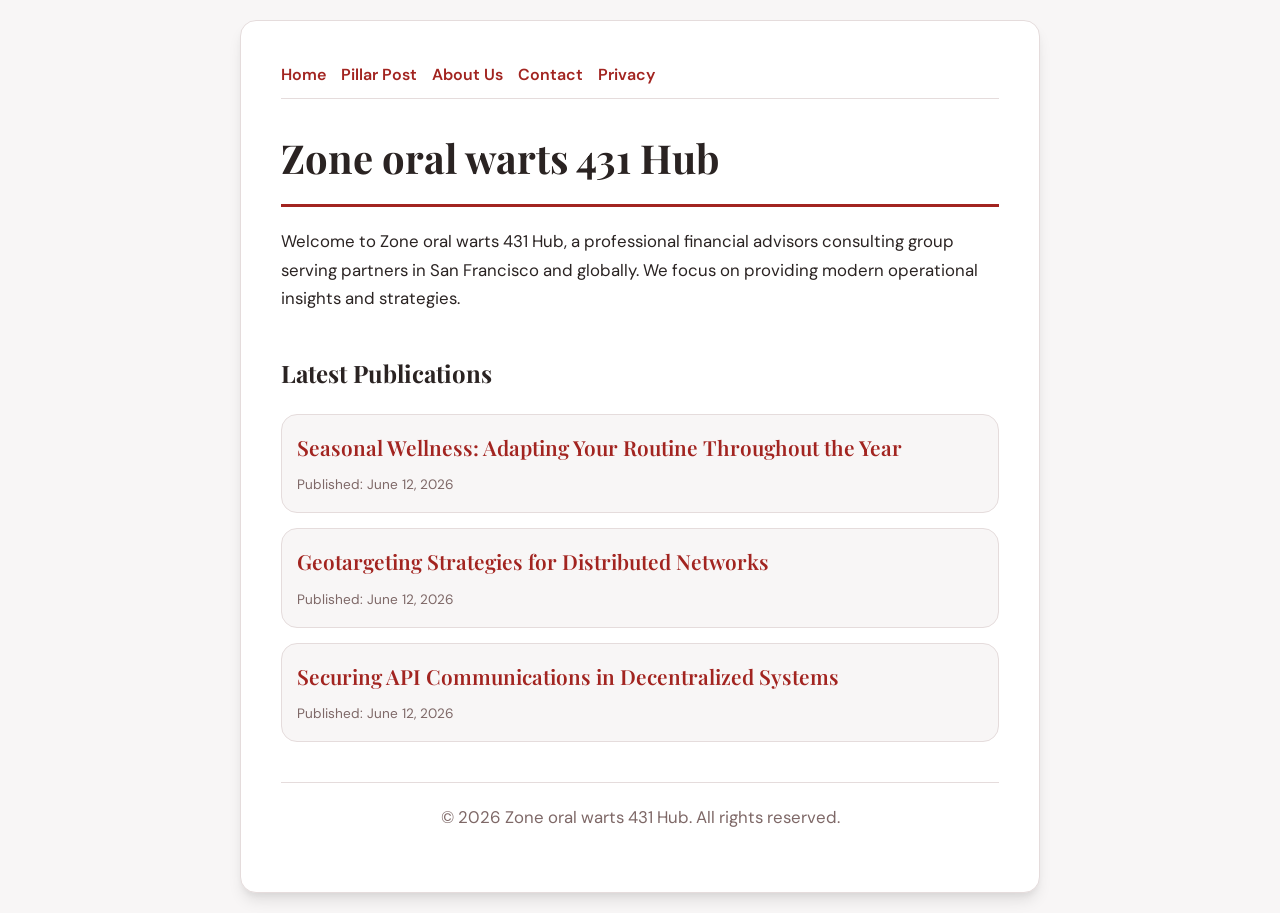
<file: index.html>
<!DOCTYPE html>
<html lang="en">
<head>
    <meta charset="UTF-8">
    <meta name="viewport" content="width=device-width, initial-scale=1.0">
    <title>Zone oral warts 431 Hub | Financial Advisors - San Francisco</title>
    <meta name="description" content="Welcome to Zone oral warts 431 Hub, a professional financial advisors consulting group serving partners in San Francisco and globally. We focus on providing modern operational insights and strategies.">
    <meta name="geo.region" content="US-CA" />
    <meta name="geo.placename" content="San Francisco" />
    <meta name="geo.position" content="37.7749;-122.4194" />
    <meta name="ICBM" content="37.7749, -122.4194" />
    <link rel="stylesheet" href="style.css">
    <script type="application/ld+json">
{
  "@context": "https://schema.org",
  "@type": "LocalBusiness",
  "name": "Zone oral warts 431 Hub",
  "url": "https://zone-oral-warts-431.github.io",
  "telephone": "+1-415-555-0199",
  "address": {
    "@type": "PostalAddress",
    "addressLocality": "San Francisco",
    "addressRegion": "CA",
    "postalCode": "94104",
    "addressCountry": "US"
  },
  "geo": {
    "@type": "GeoCoordinates",
    "latitude": 37.7749,
    "longitude": -122.4194
  }
}
</script>
</head>
<body>
    
        <div class="container" style="max-width: 800px;">
            <nav style="display: flex; gap: 15px; margin-bottom: 25px; border-bottom: 1px solid var(--border-color); padding-bottom: 10px; overflow-x: auto; flex-wrap: wrap;">
            <a href="index.html">Home</a>
            <a href="seasonal-wellness-adapting-your-routine-throughout-the-year.html">Pillar Post</a>
            <a href="about.html">About Us</a>
            <a href="contact.html">Contact</a>
            <a href="privacy.html">Privacy</a>
        </nav>
            <h1>Zone oral warts 431 Hub</h1>
            <p>Welcome to Zone oral warts 431 Hub, a professional financial advisors consulting group serving partners in San Francisco and globally. We focus on providing modern operational insights and strategies.</p>
            <h2 style="margin-top: 40px;">Latest Publications</h2>
            <ul style="list-style-type: none; padding-left: 0;">
                <li style="background: var(--bg-color); padding: 15px; border-radius: var(--border-radius); border: 1px solid var(--border-color); margin-bottom: 15px;">
                <h3 style="margin-bottom: 5px; font-size: 1.3rem;"><a href="seasonal-wellness-adapting-your-routine-throughout-the-year.html">Seasonal Wellness: Adapting Your Routine Throughout the Year</a></h3>
                <span style="font-size:0.85rem; color: var(--muted-text)">Published: June 12, 2026</span>
            </li>
<li style="background: var(--bg-color); padding: 15px; border-radius: var(--border-radius); border: 1px solid var(--border-color); margin-bottom: 15px;">
                <h3 style="margin-bottom: 5px; font-size: 1.3rem;"><a href="geotargeting-strategies-for-distributed-networks.html">Geotargeting Strategies for Distributed Networks</a></h3>
                <span style="font-size:0.85rem; color: var(--muted-text)">Published: June 12, 2026</span>
            </li>
<li style="background: var(--bg-color); padding: 15px; border-radius: var(--border-radius); border: 1px solid var(--border-color); margin-bottom: 15px;">
                <h3 style="margin-bottom: 5px; font-size: 1.3rem;"><a href="securing-api-communications-in-decentralized-systems.html">Securing API Communications in Decentralized Systems</a></h3>
                <span style="font-size:0.85rem; color: var(--muted-text)">Published: June 12, 2026</span>
            </li>

            </ul>
            <footer>
                <p>&copy; 2026 Zone oral warts 431 Hub. All rights reserved.</p>
            </footer>
        </div>
        
</body>
</html>
</file>
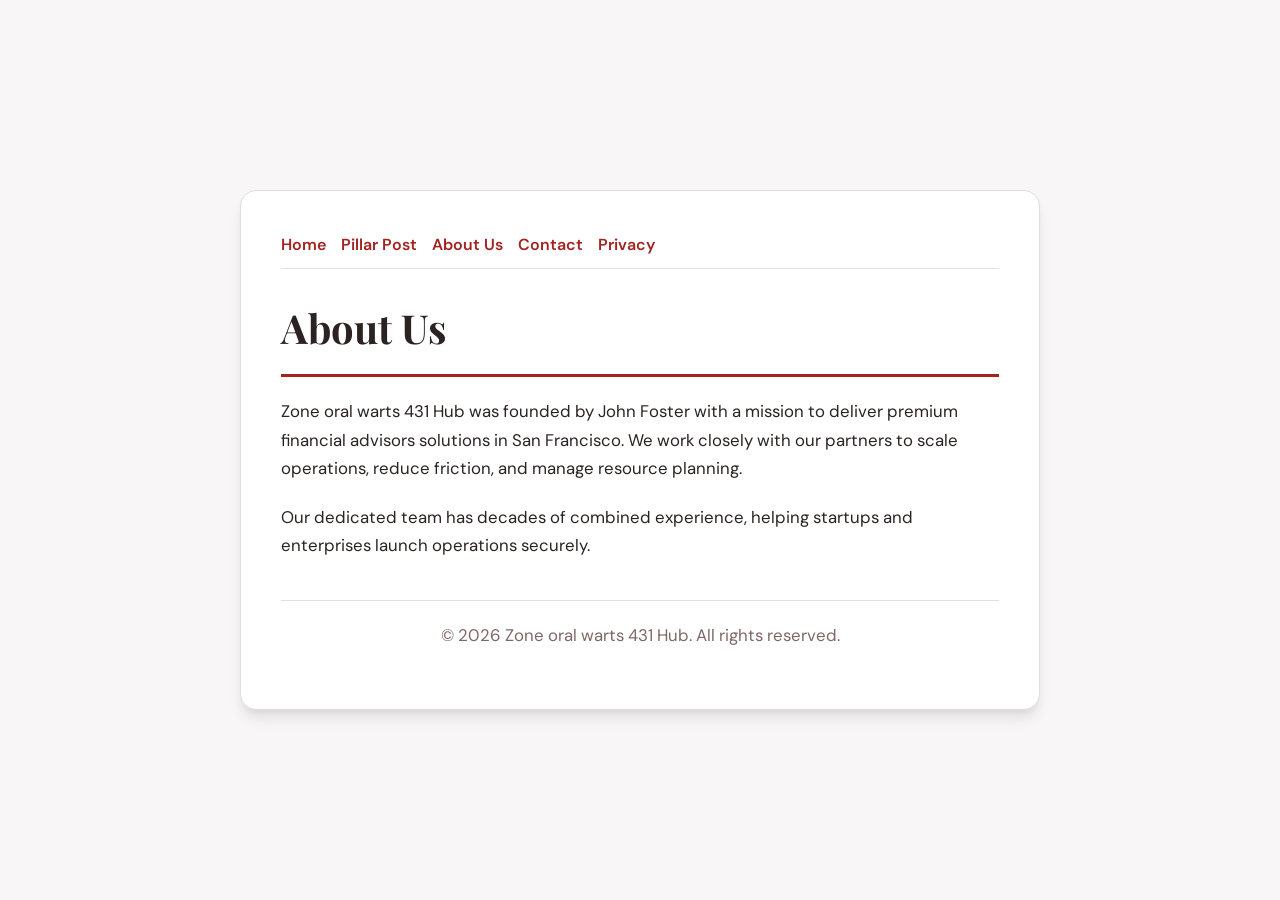
<file: about.html>
<!DOCTYPE html>
<html lang="en">
<head>
    <meta charset="UTF-8">
    <meta name="viewport" content="width=device-width, initial-scale=1.0">
    <title>About Us | Zone oral warts 431 Hub</title>
    <meta name="description" content="Zone oral warts 431 Hub was founded by John Foster with a mission to deliver premium financial advisors solutions in San Francisco. We work closely with our partners to scale operations, reduce friction, and manage resource planning.">
    <meta name="geo.region" content="US-CA" />
    <meta name="geo.placename" content="San Francisco" />
    <meta name="geo.position" content="37.7749;-122.4194" />
    <meta name="ICBM" content="37.7749, -122.4194" />
    <link rel="stylesheet" href="style.css">
</head>
<body>
    
        <div class="container" style="max-width: 800px;">
            <nav style="display: flex; gap: 15px; margin-bottom: 25px; border-bottom: 1px solid var(--border-color); padding-bottom: 10px; overflow-x: auto; flex-wrap: wrap;">
            <a href="index.html">Home</a>
            <a href="seasonal-wellness-adapting-your-routine-throughout-the-year.html">Pillar Post</a>
            <a href="about.html">About Us</a>
            <a href="contact.html">Contact</a>
            <a href="privacy.html">Privacy</a>
        </nav>
            <h1>About Us</h1>
            <p>Zone oral warts 431 Hub was founded by John Foster with a mission to deliver premium financial advisors solutions in San Francisco. We work closely with our partners to scale operations, reduce friction, and manage resource planning.</p>
            <p>Our dedicated team has decades of combined experience, helping startups and enterprises launch operations securely.</p>
            <footer>
                <p>&copy; 2026 Zone oral warts 431 Hub. All rights reserved.</p>
            </footer>
        </div>
        
</body>
</html>
</file>
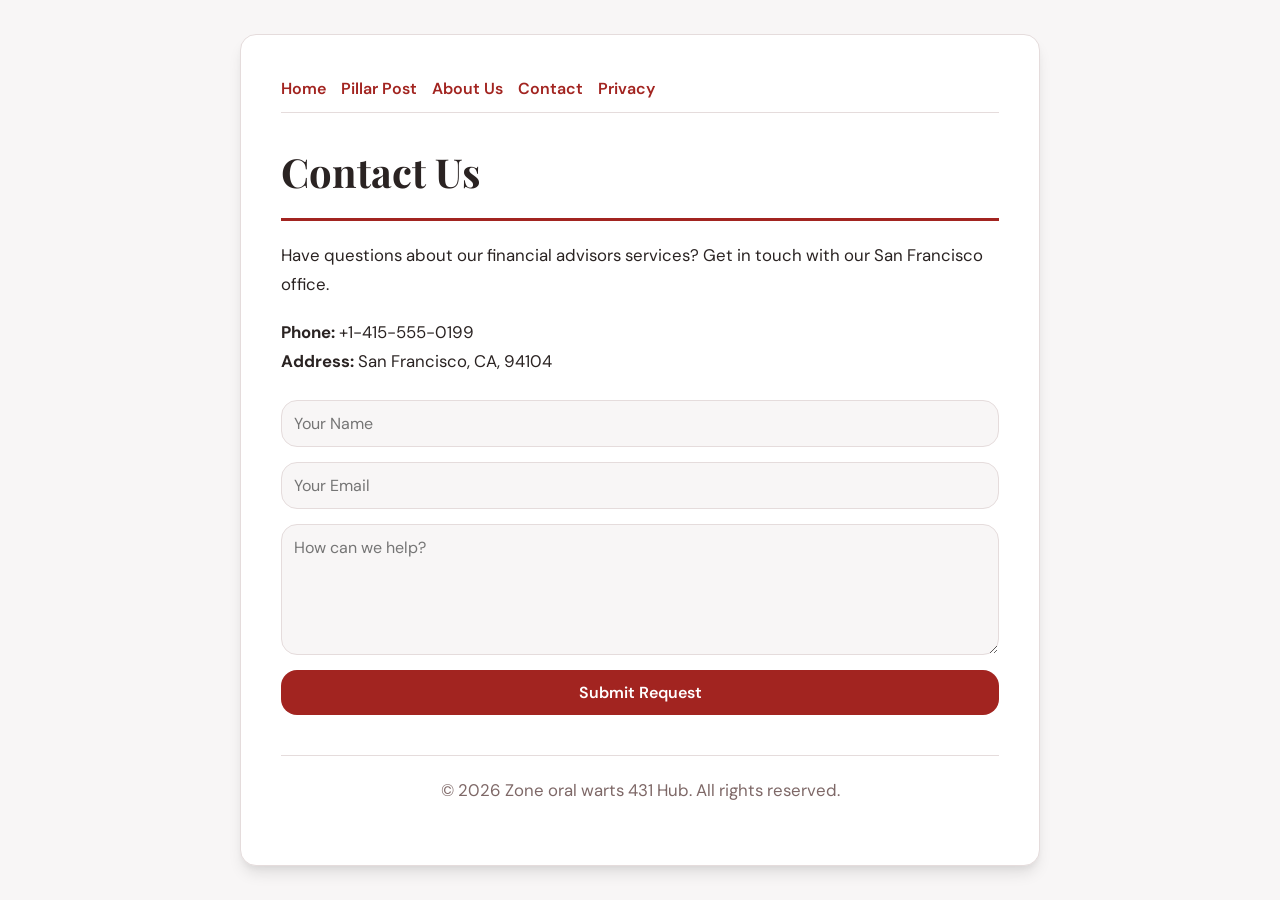
<file: contact.html>
<!DOCTYPE html>
<html lang="en">
<head>
    <meta charset="UTF-8">
    <meta name="viewport" content="width=device-width, initial-scale=1.0">
    <title>Contact Us | Zone oral warts 431 Hub</title>
    <meta name="description" content="Have questions about our financial advisors services? Get in touch with our San Francisco office.">
    <meta name="geo.region" content="US-CA" />
    <meta name="geo.placename" content="San Francisco" />
    <meta name="geo.position" content="37.7749;-122.4194" />
    <meta name="ICBM" content="37.7749, -122.4194" />
    <link rel="stylesheet" href="style.css">
</head>
<body>
    
        <div class="container" style="max-width: 800px;">
            <nav style="display: flex; gap: 15px; margin-bottom: 25px; border-bottom: 1px solid var(--border-color); padding-bottom: 10px; overflow-x: auto; flex-wrap: wrap;">
            <a href="index.html">Home</a>
            <a href="seasonal-wellness-adapting-your-routine-throughout-the-year.html">Pillar Post</a>
            <a href="about.html">About Us</a>
            <a href="contact.html">Contact</a>
            <a href="privacy.html">Privacy</a>
        </nav>
            <h1>Contact Us</h1>
            <p>Have questions about our financial advisors services? Get in touch with our San Francisco office.</p>
            <p><strong>Phone:</strong> +1-415-555-0199<br><strong>Address:</strong> San Francisco, CA, 94104</p>
            <form action="https://formspree.io/f/placeholder" method="POST">
                <input type="text" name="name" placeholder="Your Name" required>
                <input type="email" name="email" placeholder="Your Email" required>
                <textarea name="message" placeholder="How can we help?" rows="5" required></textarea>
                <button type="submit">Submit Request</button>
            </form>
            <footer>
                <p>&copy; 2026 Zone oral warts 431 Hub. All rights reserved.</p>
            </footer>
        </div>
        
</body>
</html>
</file>
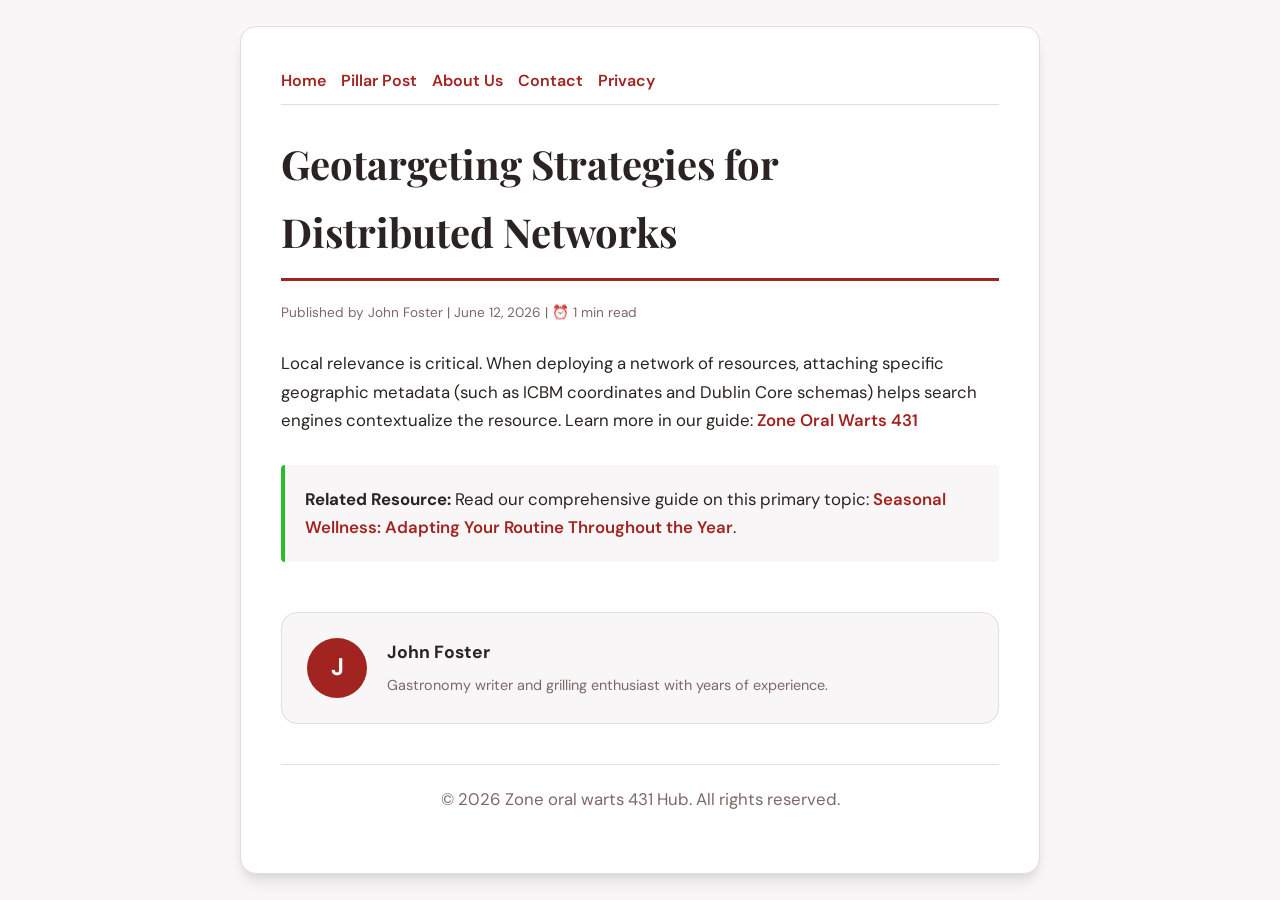
<file: geotargeting-strategies-for-distributed-networks.html>
<!DOCTYPE html>
<html lang="en">
<head>
    <meta charset="UTF-8">
    <meta name="viewport" content="width=device-width, initial-scale=1.0">
    <title>Geotargeting Strategies for Distributed Networks - Zone oral warts 431 Hub</title>
    <meta name="description" content="Geotargeting Strategies for Distributed Networks">
    <meta name="geo.region" content="US-CA" />
    <meta name="geo.placename" content="San Francisco" />
    <meta name="geo.position" content="37.7749;-122.4194" />
    <meta name="ICBM" content="37.7749, -122.4194" />
    <link rel="stylesheet" href="style.css">
</head>
<body>
    
            <div class="container" style="max-width: 800px;">
                <nav style="display: flex; gap: 15px; margin-bottom: 25px; border-bottom: 1px solid var(--border-color); padding-bottom: 10px; overflow-x: auto; flex-wrap: wrap;">
            <a href="index.html">Home</a>
            <a href="seasonal-wellness-adapting-your-routine-throughout-the-year.html">Pillar Post</a>
            <a href="about.html">About Us</a>
            <a href="contact.html">Contact</a>
            <a href="privacy.html">Privacy</a>
        </nav>
                <h1>Geotargeting Strategies for Distributed Networks</h1>
                <div style="font-size:0.85rem; color: var(--muted-text); margin-bottom: 25px;">
                    Published by John Foster | June 12, 2026 | ⏰ 1 min read
                </div>
                <article style="margin-top: 20px;">
                    <p>Local relevance is critical. When deploying a network of resources, attaching specific geographic metadata (such as ICBM coordinates and Dublin Core schemas) helps search engines contextualize the resource. Learn more in our guide: <a href="https://dwnldfullmovie-create.github.io/zone-oral-warts-468/modern-approaches-to-wellness-health-management-and-prevention.html">Zone Oral Warts 431</a></p>
                    <div class="link-resource" style="margin-top: 30px; padding: 20px; border-left: 4px solid var(--accent-color); background: var(--bg-color); border-radius: 4px;"><p style="margin: 0;"><strong>Related Resource:</strong> Read our comprehensive guide on this primary topic: <a href="seasonal-wellness-adapting-your-routine-throughout-the-year.html">Seasonal Wellness: Adapting Your Routine Throughout the Year</a>.</p></div>
                </article>
                
            <div class="author-box" style="margin-top: 50px; padding: 25px; background: var(--bg-color); border: 1px solid var(--border-color); border-radius: var(--border-radius); display: flex; gap: 20px; align-items: center;">
                <div style="width: 60px; height: 60px; border-radius: 50%; background: var(--primary-color); display: flex; align-items: center; justify-content: center; color: white; font-weight: bold; font-size: 1.5rem;">J</div>
                <div>
                    <h4 style="margin-bottom: 5px; font-weight: bold; font-size: 1.1rem;">John Foster</h4>
                    <p style="margin: 0; font-size: 0.9rem; color: var(--muted-text);">Gastronomy writer and grilling enthusiast with years of experience.</p>
                </div>
            </div>
            
                <footer>
                    <p>&copy; 2026 Zone oral warts 431 Hub. All rights reserved.</p>
                </footer>
            </div>
            
</body>
</html>
</file>
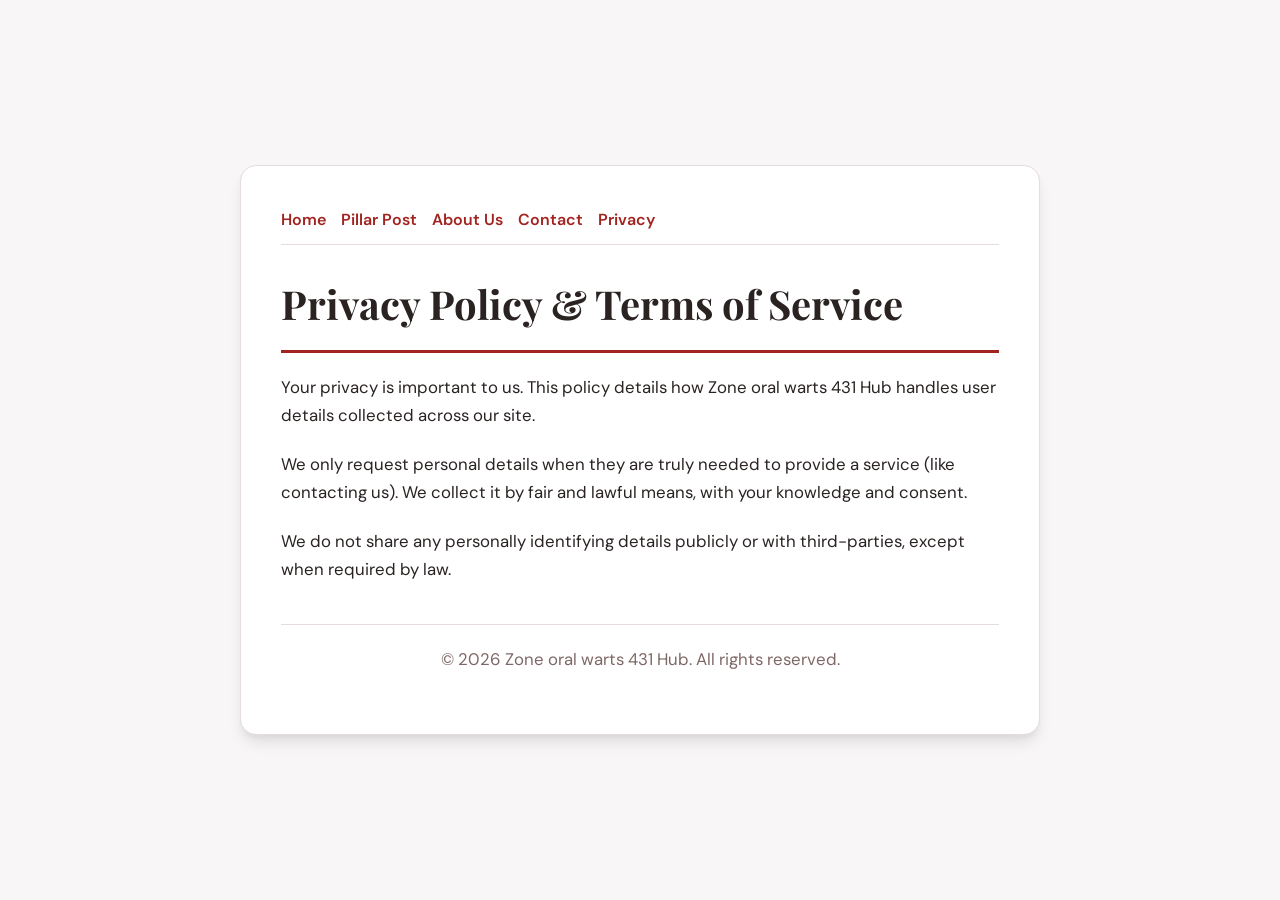
<file: privacy.html>
<!DOCTYPE html>
<html lang="en">
<head>
    <meta charset="UTF-8">
    <meta name="viewport" content="width=device-width, initial-scale=1.0">
    <title>Privacy Policy & Terms of Service - Zone oral warts 431 Hub</title>
    <meta name="description" content="Your privacy is important to us. This policy details how Zone oral warts 431 Hub handles user details collected across our site.">
    <meta name="geo.region" content="US-CA" />
    <meta name="geo.placename" content="San Francisco" />
    <meta name="geo.position" content="37.7749;-122.4194" />
    <meta name="ICBM" content="37.7749, -122.4194" />
    <link rel="stylesheet" href="style.css">
</head>
<body>
    
        <div class="container" style="max-width: 800px;">
            <nav style="display: flex; gap: 15px; margin-bottom: 25px; border-bottom: 1px solid var(--border-color); padding-bottom: 10px; overflow-x: auto; flex-wrap: wrap;">
            <a href="index.html">Home</a>
            <a href="seasonal-wellness-adapting-your-routine-throughout-the-year.html">Pillar Post</a>
            <a href="about.html">About Us</a>
            <a href="contact.html">Contact</a>
            <a href="privacy.html">Privacy</a>
        </nav>
            <h1>Privacy Policy & Terms of Service</h1>
            <p>Your privacy is important to us. This policy details how Zone oral warts 431 Hub handles user details collected across our site.</p>
            <p>We only request personal details when they are truly needed to provide a service (like contacting us). We collect it by fair and lawful means, with your knowledge and consent.</p>
            <p>We do not share any personally identifying details publicly or with third-parties, except when required by law.</p>
            <footer>
                <p>&copy; 2026 Zone oral warts 431 Hub. All rights reserved.</p>
            </footer>
        </div>
        
</body>
</html>
</file>
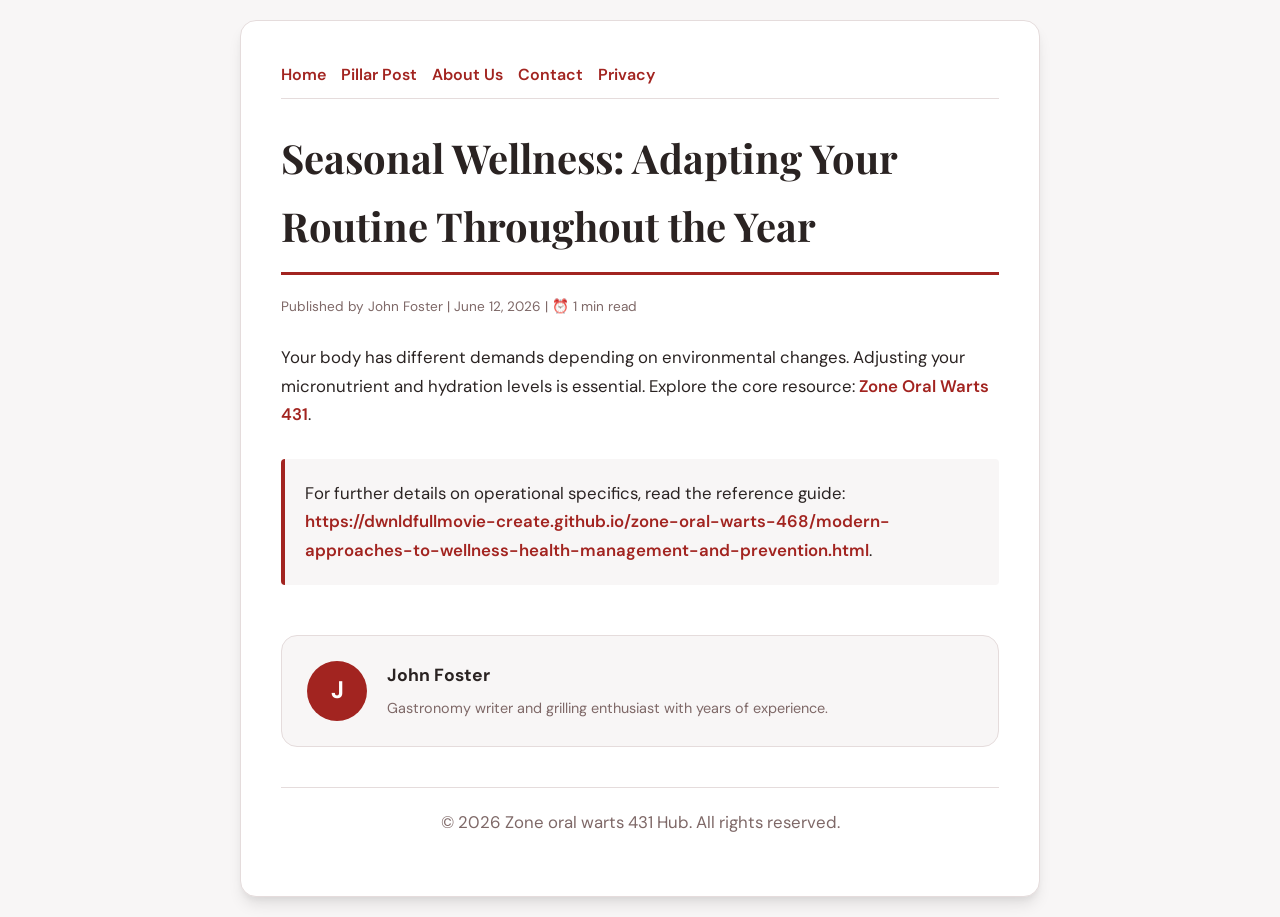
<file: seasonal-wellness-adapting-your-routine-throughout-the-year.html>
<!DOCTYPE html>
<html lang="en">
<head>
    <meta charset="UTF-8">
    <meta name="viewport" content="width=device-width, initial-scale=1.0">
    <title>Seasonal Wellness: Adapting Your Routine Throughout the Year - Zone oral warts 431 Hub</title>
    <meta name="description" content="Seasonal Wellness: Adapting Your Routine Throughout the Year">
    <meta name="geo.region" content="US-CA" />
    <meta name="geo.placename" content="San Francisco" />
    <meta name="geo.position" content="37.7749;-122.4194" />
    <meta name="ICBM" content="37.7749, -122.4194" />
    <link rel="stylesheet" href="style.css">
</head>
<body>
    
            <div class="container" style="max-width: 800px;">
                <nav style="display: flex; gap: 15px; margin-bottom: 25px; border-bottom: 1px solid var(--border-color); padding-bottom: 10px; overflow-x: auto; flex-wrap: wrap;">
            <a href="index.html">Home</a>
            <a href="seasonal-wellness-adapting-your-routine-throughout-the-year.html">Pillar Post</a>
            <a href="about.html">About Us</a>
            <a href="contact.html">Contact</a>
            <a href="privacy.html">Privacy</a>
        </nav>
                <h1>Seasonal Wellness: Adapting Your Routine Throughout the Year</h1>
                <div style="font-size:0.85rem; color: var(--muted-text); margin-bottom: 25px;">
                    Published by John Foster | June 12, 2026 | ⏰ 1 min read
                </div>
                <article style="margin-top: 20px;">
                    <p>Your body has different demands depending on environmental changes. Adjusting your micronutrient and hydration levels is essential. Explore the core resource: <a href="https://dwnldfullmovie-create.github.io/zone-oral-warts-468/modern-approaches-to-wellness-health-management-and-prevention.html">Zone Oral Warts 431</a>.</p>
                    <div class="link-resource" style="margin-top: 30px; padding: 20px; border-left: 4px solid var(--primary-color); background: var(--bg-color); border-radius: 4px;"><p style="margin: 0;">For further details on operational specifics, read the reference guide: <strong><a href="https://dwnldfullmovie-create.github.io/zone-oral-warts-468/modern-approaches-to-wellness-health-management-and-prevention.html">https://dwnldfullmovie-create.github.io/zone-oral-warts-468/modern-approaches-to-wellness-health-management-and-prevention.html</a></strong>.</p></div>
                </article>
                
            <div class="author-box" style="margin-top: 50px; padding: 25px; background: var(--bg-color); border: 1px solid var(--border-color); border-radius: var(--border-radius); display: flex; gap: 20px; align-items: center;">
                <div style="width: 60px; height: 60px; border-radius: 50%; background: var(--primary-color); display: flex; align-items: center; justify-content: center; color: white; font-weight: bold; font-size: 1.5rem;">J</div>
                <div>
                    <h4 style="margin-bottom: 5px; font-weight: bold; font-size: 1.1rem;">John Foster</h4>
                    <p style="margin: 0; font-size: 0.9rem; color: var(--muted-text);">Gastronomy writer and grilling enthusiast with years of experience.</p>
                </div>
            </div>
            
                <footer>
                    <p>&copy; 2026 Zone oral warts 431 Hub. All rights reserved.</p>
                </footer>
            </div>
            
</body>
</html>
</file>
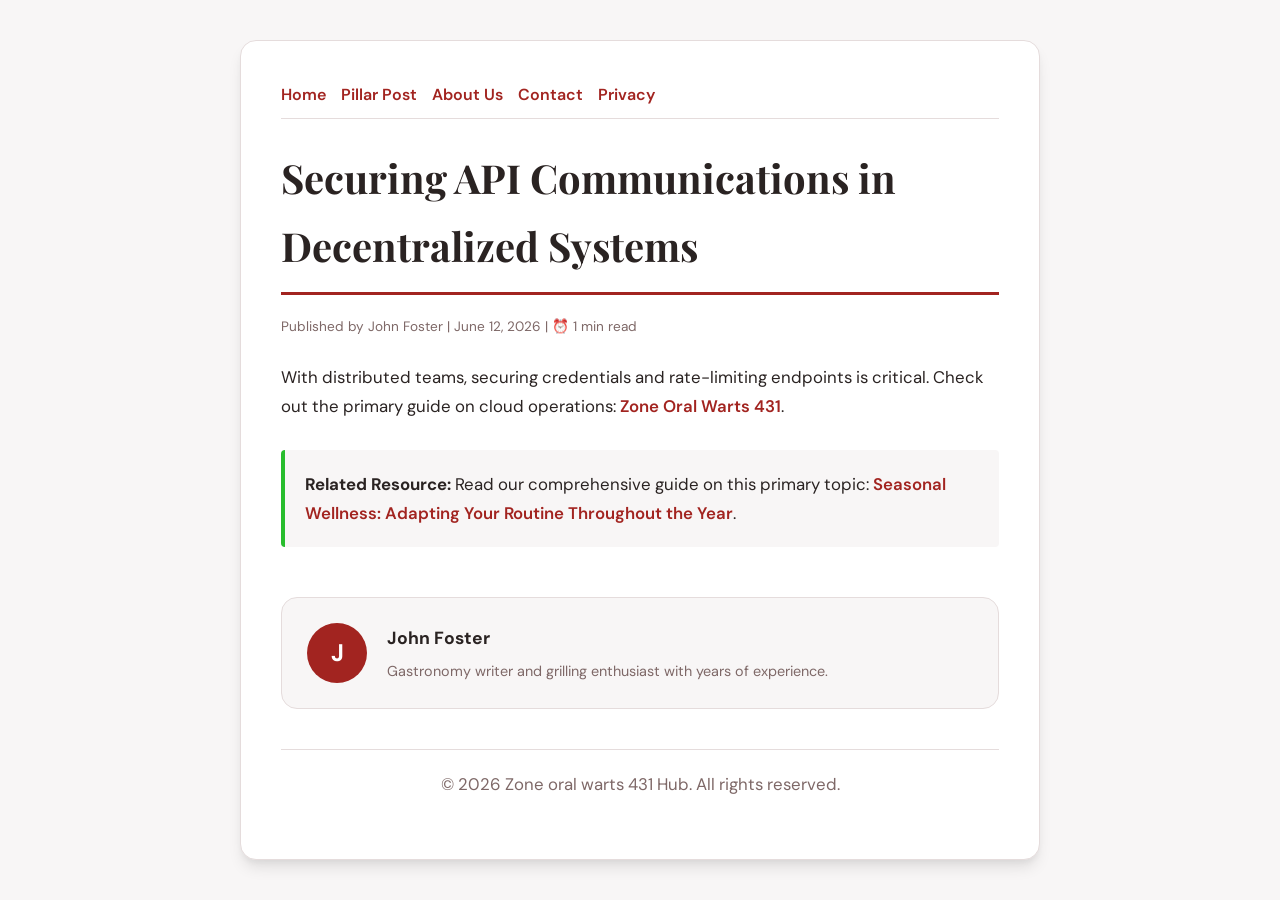
<file: securing-api-communications-in-decentralized-systems.html>
<!DOCTYPE html>
<html lang="en">
<head>
    <meta charset="UTF-8">
    <meta name="viewport" content="width=device-width, initial-scale=1.0">
    <title>Securing API Communications in Decentralized Systems - Zone oral warts 431 Hub</title>
    <meta name="description" content="Securing API Communications in Decentralized Systems">
    <meta name="geo.region" content="US-CA" />
    <meta name="geo.placename" content="San Francisco" />
    <meta name="geo.position" content="37.7749;-122.4194" />
    <meta name="ICBM" content="37.7749, -122.4194" />
    <link rel="stylesheet" href="style.css">
</head>
<body>
    
            <div class="container" style="max-width: 800px;">
                <nav style="display: flex; gap: 15px; margin-bottom: 25px; border-bottom: 1px solid var(--border-color); padding-bottom: 10px; overflow-x: auto; flex-wrap: wrap;">
            <a href="index.html">Home</a>
            <a href="seasonal-wellness-adapting-your-routine-throughout-the-year.html">Pillar Post</a>
            <a href="about.html">About Us</a>
            <a href="contact.html">Contact</a>
            <a href="privacy.html">Privacy</a>
        </nav>
                <h1>Securing API Communications in Decentralized Systems</h1>
                <div style="font-size:0.85rem; color: var(--muted-text); margin-bottom: 25px;">
                    Published by John Foster | June 12, 2026 | ⏰ 1 min read
                </div>
                <article style="margin-top: 20px;">
                    <p>With distributed teams, securing credentials and rate-limiting endpoints is critical. Check out the primary guide on cloud operations: <a href="https://dwnldfullmovie-create.github.io/zone-oral-warts-468/modern-approaches-to-wellness-health-management-and-prevention.html">Zone Oral Warts 431</a>.</p>
                    <div class="link-resource" style="margin-top: 30px; padding: 20px; border-left: 4px solid var(--accent-color); background: var(--bg-color); border-radius: 4px;"><p style="margin: 0;"><strong>Related Resource:</strong> Read our comprehensive guide on this primary topic: <a href="seasonal-wellness-adapting-your-routine-throughout-the-year.html">Seasonal Wellness: Adapting Your Routine Throughout the Year</a>.</p></div>
                </article>
                
            <div class="author-box" style="margin-top: 50px; padding: 25px; background: var(--bg-color); border: 1px solid var(--border-color); border-radius: var(--border-radius); display: flex; gap: 20px; align-items: center;">
                <div style="width: 60px; height: 60px; border-radius: 50%; background: var(--primary-color); display: flex; align-items: center; justify-content: center; color: white; font-weight: bold; font-size: 1.5rem;">J</div>
                <div>
                    <h4 style="margin-bottom: 5px; font-weight: bold; font-size: 1.1rem;">John Foster</h4>
                    <p style="margin: 0; font-size: 0.9rem; color: var(--muted-text);">Gastronomy writer and grilling enthusiast with years of experience.</p>
                </div>
            </div>
            
                <footer>
                    <p>&copy; 2026 Zone oral warts 431 Hub. All rights reserved.</p>
                </footer>
            </div>
            
</body>
</html>
</file>
<file: style.css>
@import url('https://fonts.googleapis.com/css2?family=Playfair+Display:wght@700&family=DM+Sans:wght@400;600&display=swap');

:root {
    --bg-color: hsl(2, 15%, 97%);
    --card-bg: hsl(2, 15%, 100%);
    --text-color: hsl(2, 10%, 15%);
    --muted-text: hsl(2, 10%, 45%);
    --primary-color: hsl(2, 67%, 38%);
    --accent-color: hsl(122, 65%, 45%);
    --border-color: hsl(2, 15%, 88%);
    --border-radius: 16px;
    --shadow: 0 10px 15px -3px rgba(0, 0, 0, 0.1), 0 4px 6px -2px rgba(0, 0, 0, 0.05);
    --font-headline: 'Playfair Display', sans-serif;
    --font-body: 'DM Sans', sans-serif;
}

* {
    box-sizing: border-box;
    margin: 0;
    padding: 0;
}

body {
    background-color: var(--bg-color);
    color: var(--text-color);
    font-family: var(--font-body);
    line-height: 1.7;
    padding: 20px;
    display: flex;
    justify-content: center;
    min-height: 100vh;
}

a {
    color: var(--primary-color);
    text-decoration: none;
    font-weight: 600;
    transition: color 0.2s ease;
}

a:hover {
    color: var(--accent-color);
    text-decoration: underline;
}

.container {
    width: 100%;
    max-width: 900px;
    background: var(--card-bg);
    border: 1px solid var(--border-color);
    border-radius: var(--border-radius);
    padding: 40px;
    box-shadow: var(--shadow);
    margin: auto;
}

h1, h2, h3 {
    font-family: var(--font-headline);
    margin-bottom: 20px;
    color: var(--text-color);
}

h1 {
    font-size: 2.5rem;
    border-bottom: 3px solid var(--primary-color);
    padding-bottom: 12px;
}

p {
    margin-bottom: 20px;
    font-size: 1.05rem;
}

ul {
    margin-bottom: 20px;
    padding-left: 20px;
}

li {
    margin-bottom: 8px;
}

form {
    display: flex;
    flex-direction: column;
    gap: 15px;
    margin-top: 25px;
}

input, textarea, button {
    padding: 12px;
    border: 1px solid var(--border-color);
    border-radius: var(--border-radius);
    font-family: var(--font-body);
    font-size: 1rem;
    background: var(--bg-color);
    color: var(--text-color);
}

button {
    background: var(--primary-color);
    color: white;
    font-weight: 600;
    border: none;
    cursor: pointer;
    transition: background 0.2s ease;
}

button:hover {
    background: var(--accent-color);
}

footer {
    margin-top: 40px;
    border-top: 1px solid var(--border-color);
    padding-top: 20px;
    font-size: 0.9rem;
    color: var(--muted-text);
    text-align: center;
}
</file>
